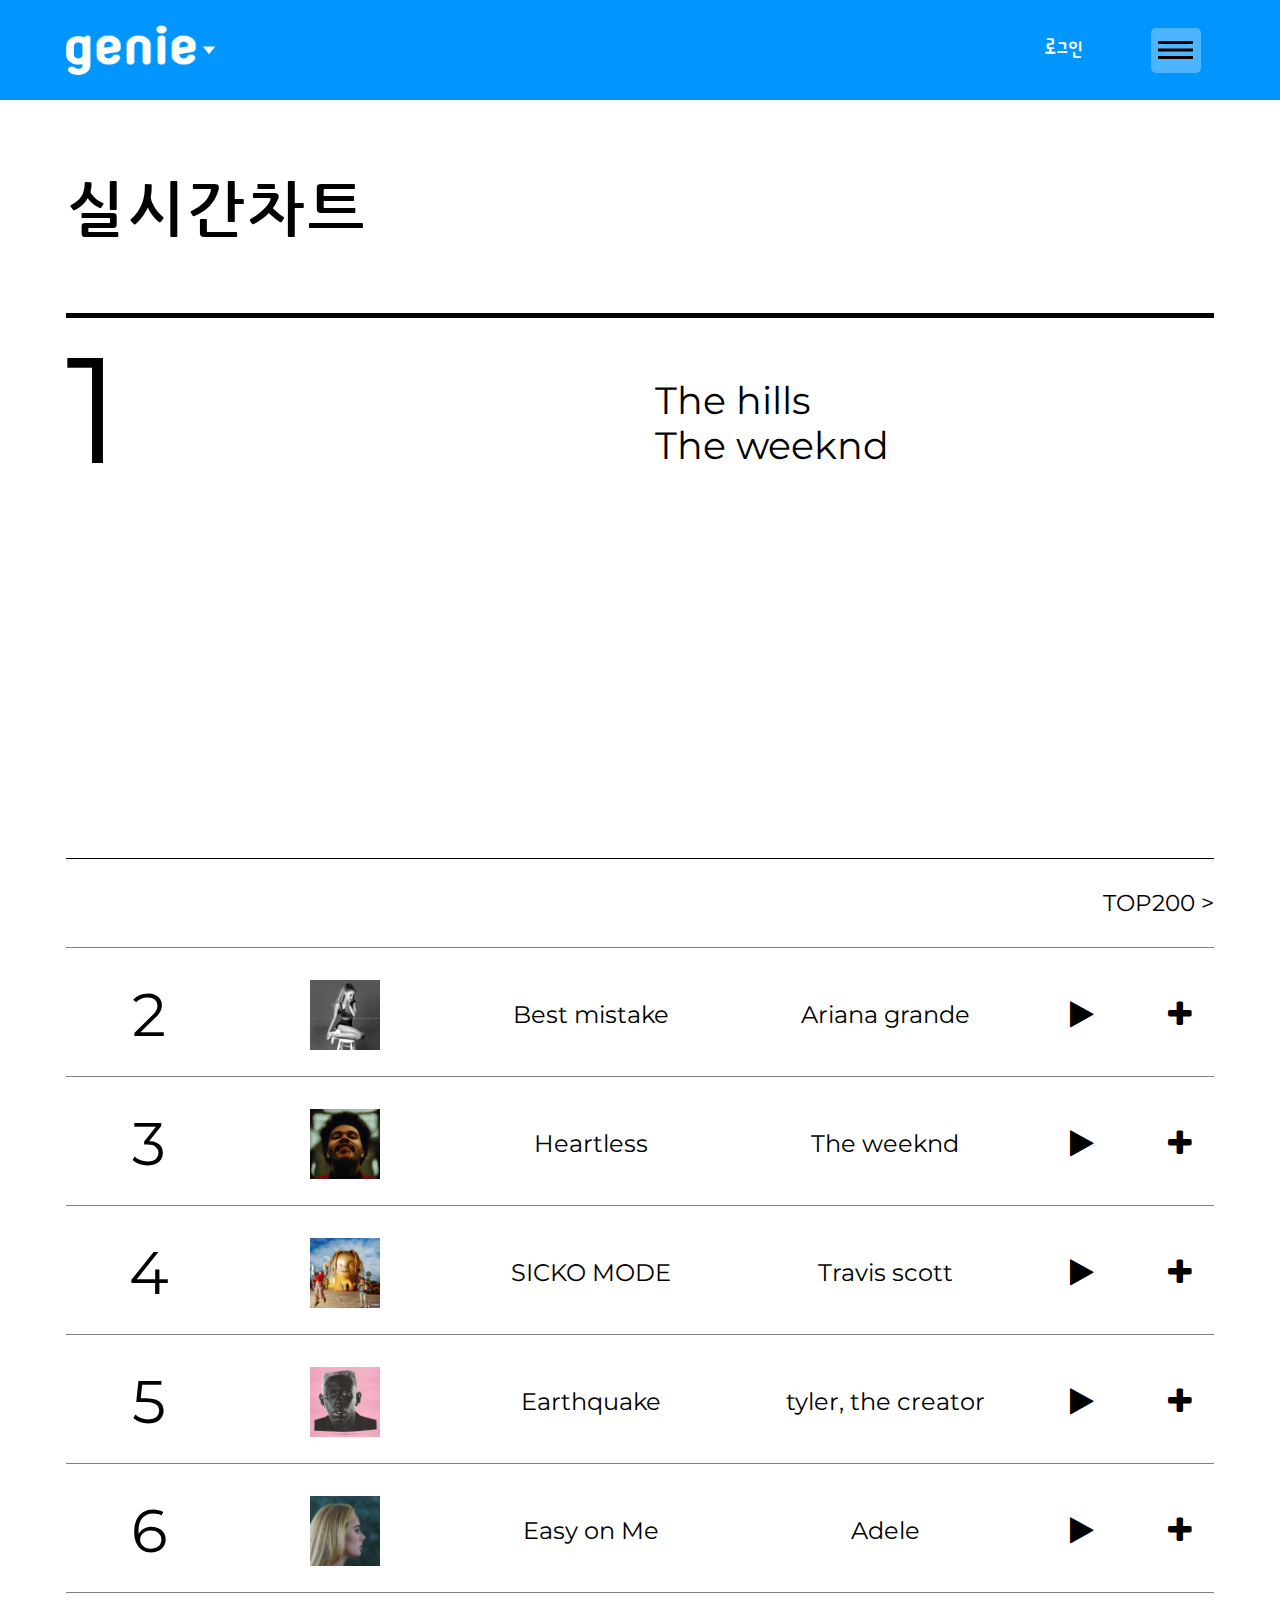
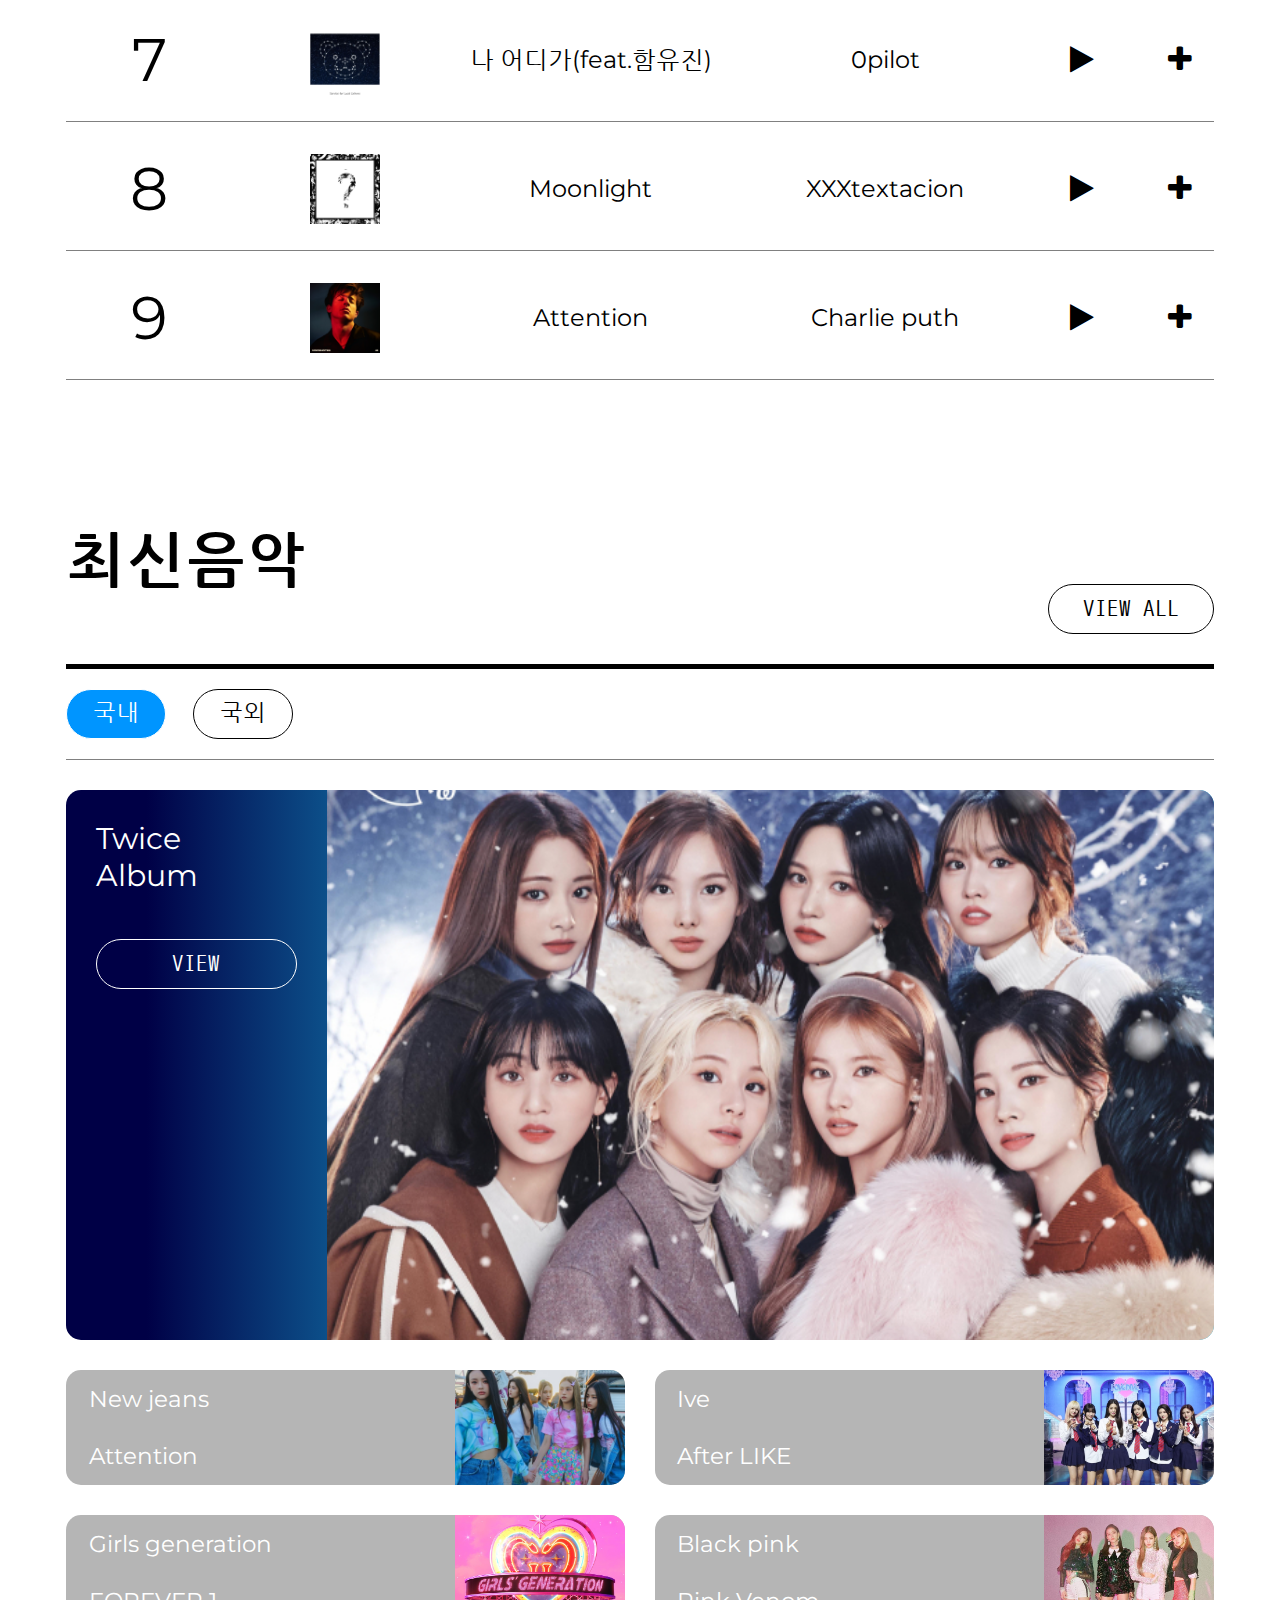
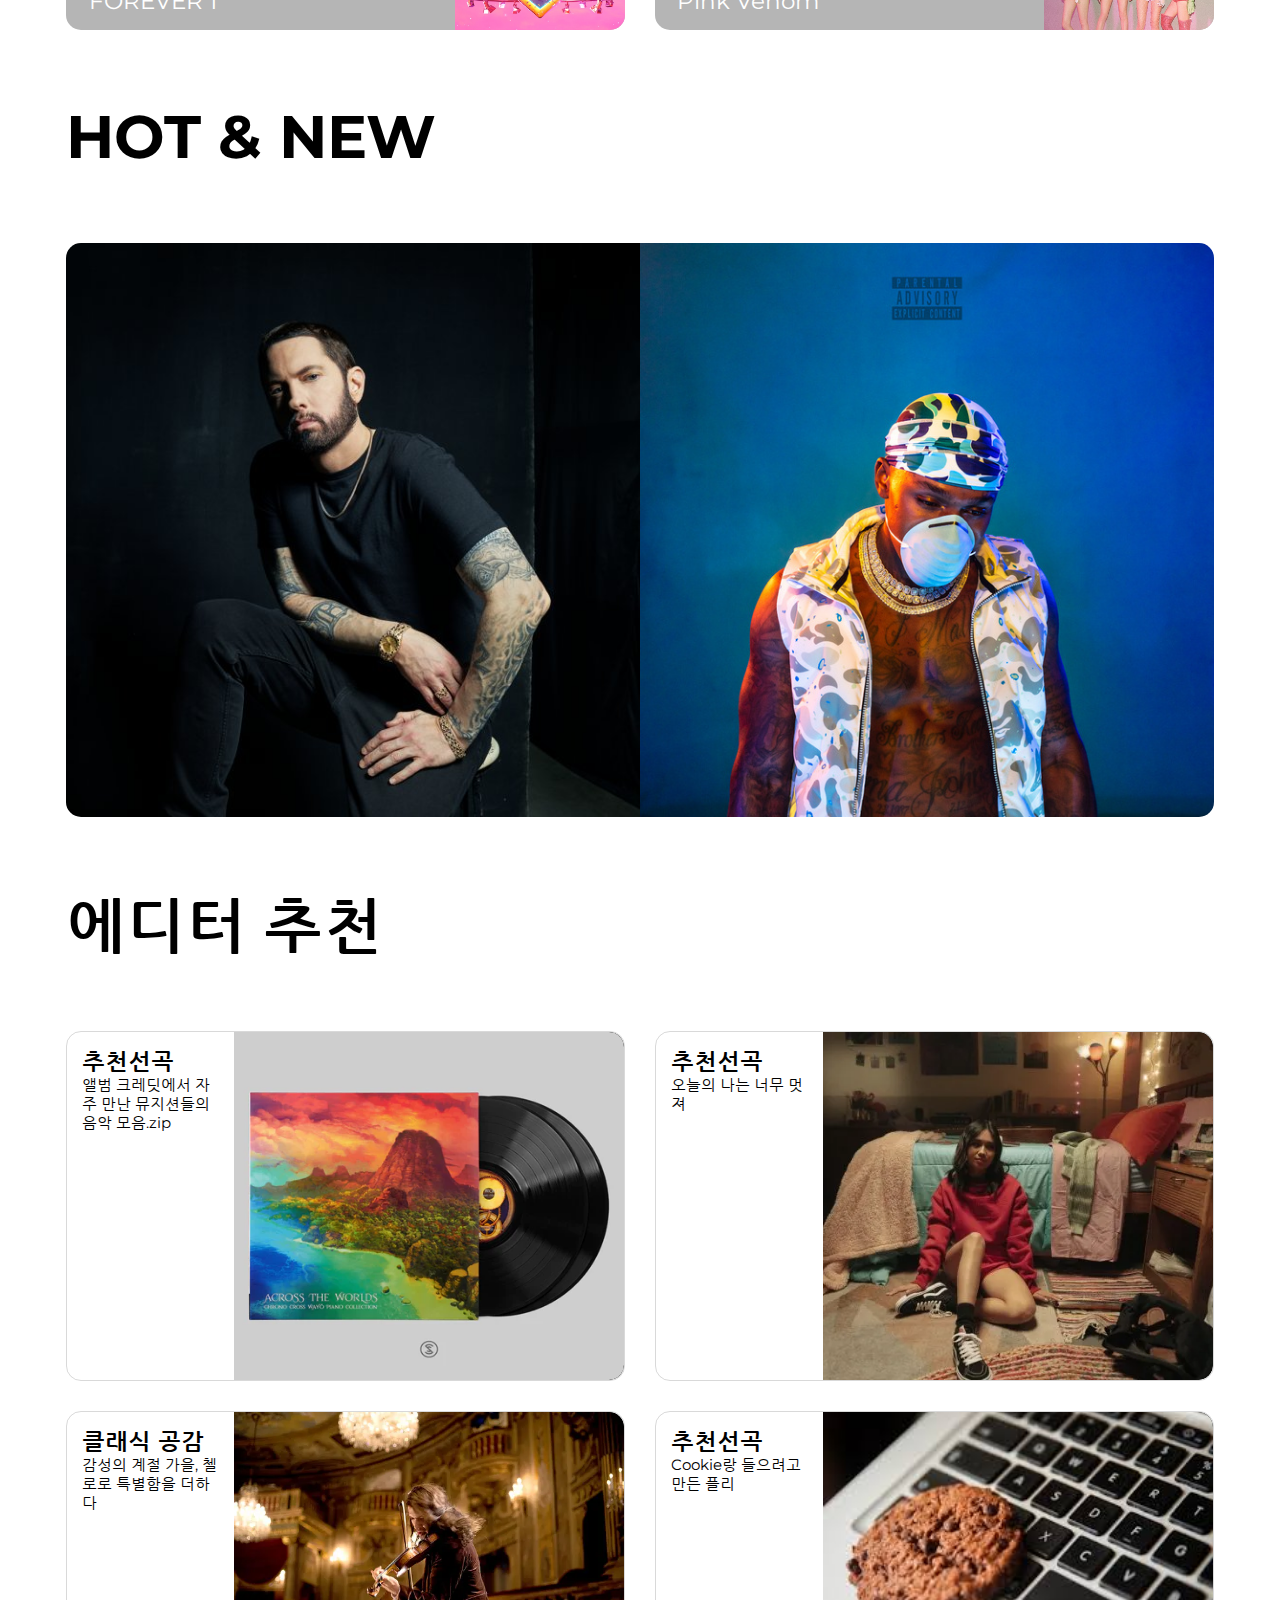
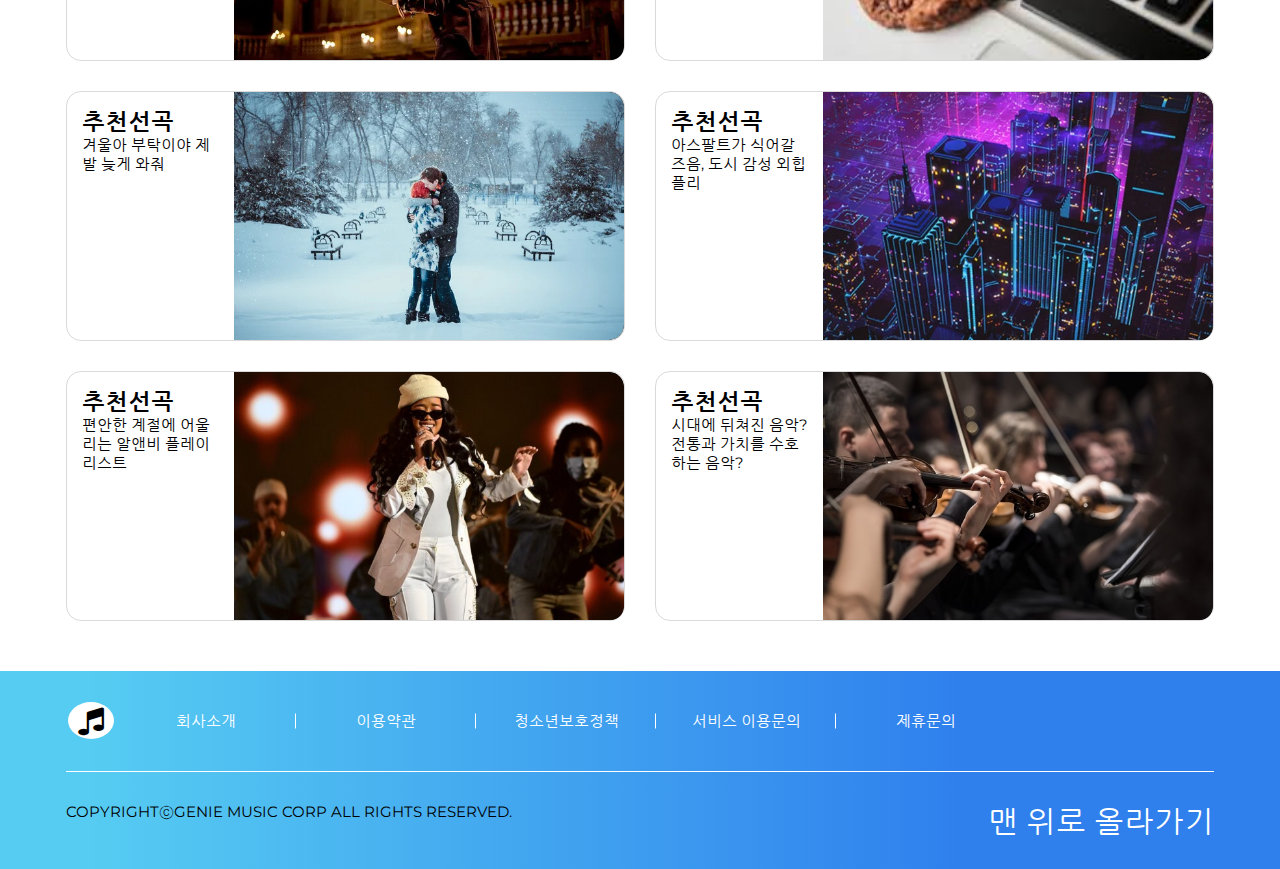
<file: index.html>
<!DOCTYPE html>
<html lang="en">

<head>
  <meta charset="UTF-8">
  <meta http-equiv="X-UA-Compatible" content="IE=edge">
  <meta name="viewport" content="width=device-width, initial-scale=1.0">
  <title>Genie</title>
  <!-- css -->
  <link rel="stylesheet" href="css/reset.css">
  <link rel="stylesheet" href="css/style.css">
  <!-- responsive -->
  <link rel="stylesheet" href="css/respovsive.css">
  <!-- slick -->
  <link rel="stylesheet" href="js/slick/slick-theme.css">
  <link rel="stylesheet" href="js/slick/slick.css">
  <!-- fontawesome -->
  <link rel="stylesheet" href="https://stackpath.bootstrapcdn.com/font-awesome/4.7.0/css/font-awesome.min.css">
</head>

<body>
  <div class="wrap">
    <header>
      <!-- modal -->
      <div class="modal_back"></div>
      <div class="modal_back2"></div>
      <div class="modal">
        <div class="modal_logo">
          <img src="image/main_logo2.png" alt="로고">
          <i class="fa fa-times-circle" aria-hidden="true"></i>
        </div>
        <div class="modal_menu">
          <div class="modal_li">
            <ul class="modal_ul">
              <li><a href="#none">지니차트</a>
                <ul>
                  <li>TOP200</li>
                  <li>장르별 차트</li>
                  <li>시대별 차트</li>
                  <li>뮤직비디오 차트</li>
                </ul>
              </li>
              <li><a href="#none">최신음악</a>
                <ul>
                  <li>최신 곡</li>
                  <li>최신 앨범</li>
                </ul>
              </li>
              <li><a href="#none">장르음악</a>
                <ul>
                  <li>가요</li>
                  <li>POP</li>
                  <li>OST</li>
                  <li>EDM</li>
                  <li>JAZZ</li>
                  <li>CLASSIC</li>
                  <li>JPOP</li>
                </ul>
              </li>
              <li><a href="#none">지니TV</a>
                <ul>
                  <li>홈</li>
                  <li>Mnet방송</li>
                  <li>뮤직비디오</li>
                  <li>뮤지션</li>
                </ul>
              </li>
              <li><a href="#none">추천</a>
                <ul>
                  <li>추천</li>
                  <li>인기</li>
                  <li>태그</li>
                </ul>
              </li>
              <li><a href="subpage/sub.html">매거진</a>
                <ul>
                  <li>클래식공감</li>
                  <li>스폐셜</li>
                  <li>지니뮤직 챌린지</li>
                  <li>방송</li>
                </ul>
              </li>
            </ul>
          </div>
          <div class="img_box">
            <img src="image/billie.jpg" alt="앨범">
          </div>
        </div>
      </div>
      <!-- modal2 -->
      <div class="modal2">
        <div class="modal2_close">
        <i class="fa fa-window-close" aria-hidden="true"></i>
        </div>
        <hr>
        <ul>
          <li><a href="#none">웹플레이어</a></li>
          <li><a href="#none">pc플레이어</a></li>
          <li><a href="#none">지니앱</a></li>
        </ul>
        <button>로그인</button>
      </div>
      <!-- nav -->
      <nav class="grid">
        <a href="#none"><img src="image/main_logo.png" alt="로고" class="modal_open modal_open2"></a>
        <ul>
          <li><a href="index.html" class="home"><i class="fa fa-music " aria-hidden="true"></i></a></li>
          <li class="sub_open"><a href="#none">지니차트</a>
            <ul class="submenu">
              <li><a href="#none">TOP200</a></li>
              <li><a href="#none">장르별 차트</a></li>
              <li><a href="#none">시대별 차트</a></li>
              <li><a href="#none">뮤직비디오 차트</a></li>
            </ul>
          </li>
          <li><a href="#none">최신음악</a></li>
          <li><a href="#none">장르음악</a></li>
          <li><a href="#none">지니TV</a></li>
          <li><a href="#none">추천</a></li>
          <li><a href="subpage/sub.html">매거진</a></li>
          <li><a href="#none">뮤직허그</a></li>
        </ul>
        <div class="login">
          <i class="fa fa-globe" aria-hidden="true"></i>
          <input type="text" placeholder="검색">
          <span><a href="#none">로그인</a></span>
          <div class="hamburger">
            <span></span>
            <span></span>
            <span></span>
          </div>
        </div>
      </nav>
    </header>
    <!-- main -->
    <main class="grid">
      <h1>실시간차트</h1>
      <div class="first grid">
        <div class="first_song grid">
          <div class="album_cover">
            <h2>1</h2>
            <img src="image/weeknd_album.jpg" alt="앨범">
          </div>
          <div class="singer">
            <p>The hills</p>
            <hr>
            <p>The weeknd</p>
          </div>
          <p>실시간</p>
          <p class="js_time">2022.09.07 12:00</p>
        </div>
        <div class="first_video">
           <iframe width="560" height="315" src="https://www.youtube.com/embed/ajUuHFN1EFc" title="YouTube video player"
            frameborder="0"
            allow="accelerometer; autoplay; clipboard-write; encrypted-media; gyroscope; picture-in-picture"
            allowfullscreen></iframe>
        </div>
      </div>
      <!-- rangking -->
      <div class="ranking grid">
        <h2><a href="#none">TOP200 ></a></h2>
        <div class="ranking_box grid">
          <h3>2</h3>
          <img src="image/ariana_album.png" alt="앨범커버">
          <p>Best mistake</p>
          <p>Ariana grande</p>
          <a href="#none"><i class="fa fa-play" aria-hidden="true"></i>
          </a>
          <a href="#none"><i class="fa fa-plus" aria-hidden="true"></i>
          </a>
        </div>
        <div class="ranking_box grid">
          <h3>3</h3>
          <img src="image/weeknd_album2.png" alt="앨범커버">
          <p>Heartless</p>
          <p>The weeknd</p>
          <a href="#none"><i class="fa fa-play" aria-hidden="true"></i>
          </a>
          <a href="#none"><i class="fa fa-plus" aria-hidden="true"></i>
          </a>
        </div>
        <div class="ranking_box grid">
          <h3>4</h3>
          <img src="image/travis_album.png" alt="앨범커버">
          <p>SICKO MODE</p>
          <p>Travis scott</p>
          <a href="#none"><i class="fa fa-play" aria-hidden="true"></i>
          </a>
          <a href="#none"><i class="fa fa-plus" aria-hidden="true"></i>
          </a>
        </div>
        <div class="ranking_box grid">
          <h3>5</h3>
          <img src="image/tyler_album.jpg" alt="앨범커버">
          <p>Earthquake</p>
          <p>tyler, the creator</p>
          <a href="#none"><i class="fa fa-play" aria-hidden="true"></i>
          </a>
          <a href="#none"><i class="fa fa-plus" aria-hidden="true"></i>
          </a>
        </div>
        <div class="ranking_box grid">
          <h3>6</h3>
          <img src="image/adele_album.png" alt="앨범커버">
          <p>Easy on Me</p>
          <p>Adele</p>
          <a href="#none"><i class="fa fa-play" aria-hidden="true"></i>
          </a>
          <a href="#none"><i class="fa fa-plus" aria-hidden="true"></i>
          </a>
        </div>
        <div class="ranking_box grid">
          <h3>7</h3>
          <img src="image/pilot.jpg" alt="앨범커버">
          <p>나 어디가(feat.함유진)</p>
          <p>0pilot</p>
          <a href="#none"><i class="fa fa-play" aria-hidden="true"></i>
          </a>
          <a href="#none"><i class="fa fa-plus" aria-hidden="true"></i>
          </a>
        </div>
        <div class="ranking_box grid">
          <h3>8</h3>
          <img src="image/xxx_album.png" alt="앨범커버">
          <p>Moonlight</p>
          <p>XXXtextacion</p>
          <a href="#none"><i class="fa fa-play" aria-hidden="true"></i>
          </a>
          <a href="#none"><i class="fa fa-plus" aria-hidden="true"></i>
          </a>
        </div>
        <div class="ranking_box grid">
          <h3>9</h3>
          <img src="image/charlie_album.png" alt="앨범커버">
          <p>Attention</p>
          <p>Charlie puth</p>
          <a href="#none"><i class="fa fa-play" aria-hidden="true"></i>
          </a>
          <a href="#none"><i class="fa fa-plus" aria-hidden="true"></i>
          </a>
        </div>
      </div>
    </main>
    <!-- section -->
    <div class="sec_back">
      <section class="grid">
        <h1>최신음악</h1>
        <button>VIEW ALL</button>
        <div class="tab_but">
          <div class="js_tab">
          <button class="active">국내</button>
          <button>국외</button>
          </div>
          <select class="sel_button">
            <option selected="selected" value="one">국내</option>
            <option value="two">국외</option>
          </select>
        </div>
        <div class="tab_cont grid">
          <div class="tab_item center">
            <div class="tab_text respon_text">
              <p>Twice</p>
              <p>Album</p>
              <button>VIEW</button>
            </div>
            <div class="img_radius">
              <img src="image/twice.jpg" alt="이미지">
            </div>
          </div>
          <div class="right grid">
            <div class="tab_item2">
              <div class="tab_text">
                <p>New jeans</p>
                <p>Attention</p>
              </div>
              <img src="image/newjeans.jpg" alt="이미지">
            </div>
            <div class="tab_item2">
              <div class="tab_text">
                <p>Ive</p>
                <p>After LIKE</p>
              </div>
              <img src="image/ive.jpg" alt="이미지">
            </div>
            <div class="tab_item2">
              <div class="tab_text">
                <p>Girls generation</p>
                <p>FOREVER 1</p>
              </div>
              <img src="image/snsd.jpg" alt="이미지">
            </div>
            <div class="tab_item2">
              <div class="tab_text">
                <p>Black pink</p>
                <p>Pink Venom</p>
              </div>
              <img src="image/blackpink.jpg" alt="이미지">
            </div>
          </div>
        </div>
        <div class="tab_cont2 grid">
          <div class="tab_item center">
            <div class="tab_text respon_text">
              <p>Postmalone</p>
              <p>Album</p>
              <button>VIEW</button>
            </div>
            <div class="img_radius">
              <img src="image/post.jpg" alt="이미지">
            </div>
          </div>
          <div class="right grid">
            <div class="tab_item2">
              <div class="tab_text">
                <p>Imagine dragons</p>
                <p>Thunder</p>
              </div>
              <img src="image/imagine.jpg" alt="이미지">
            </div>
            <div class="tab_item2">
              <div class="tab_text">
                <p>Oasis</p>
                <p>Wonderwall</p>
              </div>
              <img src="image/oasis.jpg" alt="이미지">
            </div>
            <div class="tab_item2">
              <div class="tab_text">
                <p>Dua lipa</p>
                <p>New rules</p>
              </div>
              <img src="image/dualipa.jpg" alt="이미지">
            </div>
            <div class="tab_item2">
              <div class="tab_text">
                <p>Justin bieber</p>
                <p>Stay</p>
              </div>
              <img src="image/bieber.jpg" alt="이미지">
            </div>
          </div>
        </div>
      </section>
    </div>
    <!-- slide -->
    <div class="slide grid">
      <h1>HOT & NEW</h1>
      <div class="slider">
        <a href="#none">
          <img src="image/eminem.jpg" alt="에미넴">
          <div class="fontawesome">
            <span> <i class="fa fa-instagram" aria-hidden="true"></i></span>
            <span> <i class="fa fa-facebook-square" aria-hidden="true"></i></span>
            <span> <i class="fa fa-twitter" aria-hidden="true"></i></span>
          </div>
        </a>
        <a href="#none"><img src="image/dababy.jpg" alt="다베이비">
          <div class="fontawesome">
            <span> <i class="fa fa-instagram" aria-hidden="true"></i></span>
            <span> <i class="fa fa-facebook-square" aria-hidden="true"></i></span>
            <span> <i class="fa fa-twitter" aria-hidden="true"></i></span>
          </div>
        </a>
        <a href="#none">
          <img src="image/bibi.jpeg" alt="비비">
          <div class="fontawesome">
            <span> <i class="fa fa-instagram" aria-hidden="true"></i></span>
            <span> <i class="fa fa-facebook-square" aria-hidden="true"></i></span>
            <span> <i class="fa fa-twitter" aria-hidden="true"></i></span>
          </div>
        </a>
        <a href="#none">
          <img src="image/halsey.jpg" alt="할시">
          <div class="fontawesome">
            <span> <i class="fa fa-instagram" aria-hidden="true"></i></span>
            <span> <i class="fa fa-facebook-square" aria-hidden="true"></i></span>
            <span> <i class="fa fa-twitter" aria-hidden="true"></i></span>
          </div>
        </a>
        <a href="#none">
          <img src="image/dojacat.jpeg" alt="도자캣">
          <div class="fontawesome">
            <span> <i class="fa fa-instagram" aria-hidden="true"></i></span>
            <span> <i class="fa fa-facebook-square" aria-hidden="true"></i></span>
            <span> <i class="fa fa-twitter" aria-hidden="true"></i></span>
          </div>
        </a>
        <a href="#none">
          <img src="image/harry.jpg" alt="해리스타일스">
          <div class="fontawesome">
            <span> <i class="fa fa-instagram" aria-hidden="true"></i></span>
            <span> <i class="fa fa-facebook-square" aria-hidden="true"></i></span>
            <span> <i class="fa fa-twitter" aria-hidden="true"></i></span>
          </div>
        </a>
      </div>
    </div>
    <!-- section2 -->
    <div class="section2 grid">
      <h1>에디터 추천</h1>
      <div class="editor grid">
        <div class="edit_box">
          <div class="edit_text">
            <h3>추천선곡</h3>
            <p>앨범 크레딧에서 자주 만난 뮤지션들의 음악 모음.zip</p>
          </div>
          <div class="edit_img edit_hover">
            <img src="image/vinyl.jpg" alt="이미지">
            <div class="hover">
              <p>추천선곡</p>
              <p>Lorem ipsum dolor sit amet.</p>
              <button>More</button>
            </div>
          </div>
        </div>
        <div class="edit_box">
          <div class="edit_text">
            <h3>추천선곡</h3>
            <p>오늘의 나는 너무 멋져</p>
          </div>
          <div class="edit_img edit_hover">
            <img src="image/vinyl2.jpg" alt="이미지">
            <div class="hover">
              <p>추천선곡</p>
              <p>Lorem ipsum dolor sit amet.</p>
              <button>More</button>
            </div>
          </div>
        </div>
        <div class="edit_box edit_box2">
          <div class="edit_text">
            <h3>클래식 공감</h3>
            <p>감성의 계절 가을, 첼로로 특별함을 더하다</p>
          </div>
          <div class="edit_img edit_box2">
            <img src="image/vinyl3.jpg" alt="이미지">
          </div>
        </div>
        <div class="edit_box edit_box2">
          <div class="edit_text">
            <h3>추천선곡</h3>
            <p>Cookie랑 들으려고 만든 플리</p>
          </div>
          <div class="edit_img">
            <img src="image/vinyl4.jpg" alt="이미지">
          </div>
        </div>
        <div class="edit_box edit_box2">
          <div class="edit_text">
            <h3>추천선곡</h3>
            <p>겨울아 부탁이야 제발 늦게 와줘</p>
          </div>
          <div class="edit_img">
            <img src="image/vinyl5.jpg" alt="이미지">
          </div>
        </div>
        <div class="edit_box edit_box2">
          <div class="edit_text">
            <h3>추천선곡</h3>
            <p>아스팔트가 식어갈 즈음, 도시 감성 외힙 플리</p>
          </div>
          <div class="edit_img edit_box2">
            <img src="image/vinyl6.jpg" alt="이미지">
          </div>
        </div>
        <div class="edit_box edit_box2">
          <div class="edit_text">
            <h3>추천선곡</h3>
            <p>편안한 계절에 어울리는 알앤비 플레이리스트</p>
          </div>
          <div class="edit_img edit_box2">
            <img src="image/vinyl7.jpg" alt="이미지">
          </div>
        </div>
        <div class="edit_box edit_box2">
          <div class="edit_text">
            <h3>추천선곡</h3>
            <p>시대에 뒤쳐진 음악? 전통과 가치를 수호하는 음악?</p>
          </div>
          <div class="edit_img edit_box2">
            <img src="image/vinyl8.jpg" alt="이미지">
          </div>
        </div>
      </div>
    </div>
    <!-- footer -->
    <div class="footer_back">
      <footer class="grid">
        <ul>
          <li><a href="index.html" class="home"><i class="fa fa-music " aria-hidden="true"></i></a></li>
          </li>
          <li><a href="#none">회사소개</a></li>
          <li><a href="#none">이용약관</a></li>
          <li><a href="#none">청소년보호정책</a></li>
          <li><a href="#none">서비스 이용문의</a></li>
          <li><a href="#none">제휴문의</a></li>
        </ul>
        <div class="footer_top">
          <p>COPYRIGHTⓒGENIE MUSIC CORP ALL RIGHTS RESERVED.</p>
          <p><a href="#">맨 위로 올라가기</a></p>
        </div>
      </footer>
    </div>
  </div>
</body>
<!-- jqsrc -->
<script src="js/jquery.js"></script>
<!-- slick -->
<script src="js/slick/slick.min.js"></script>
<script src="js/custom.js"></script>

</html>
</file>
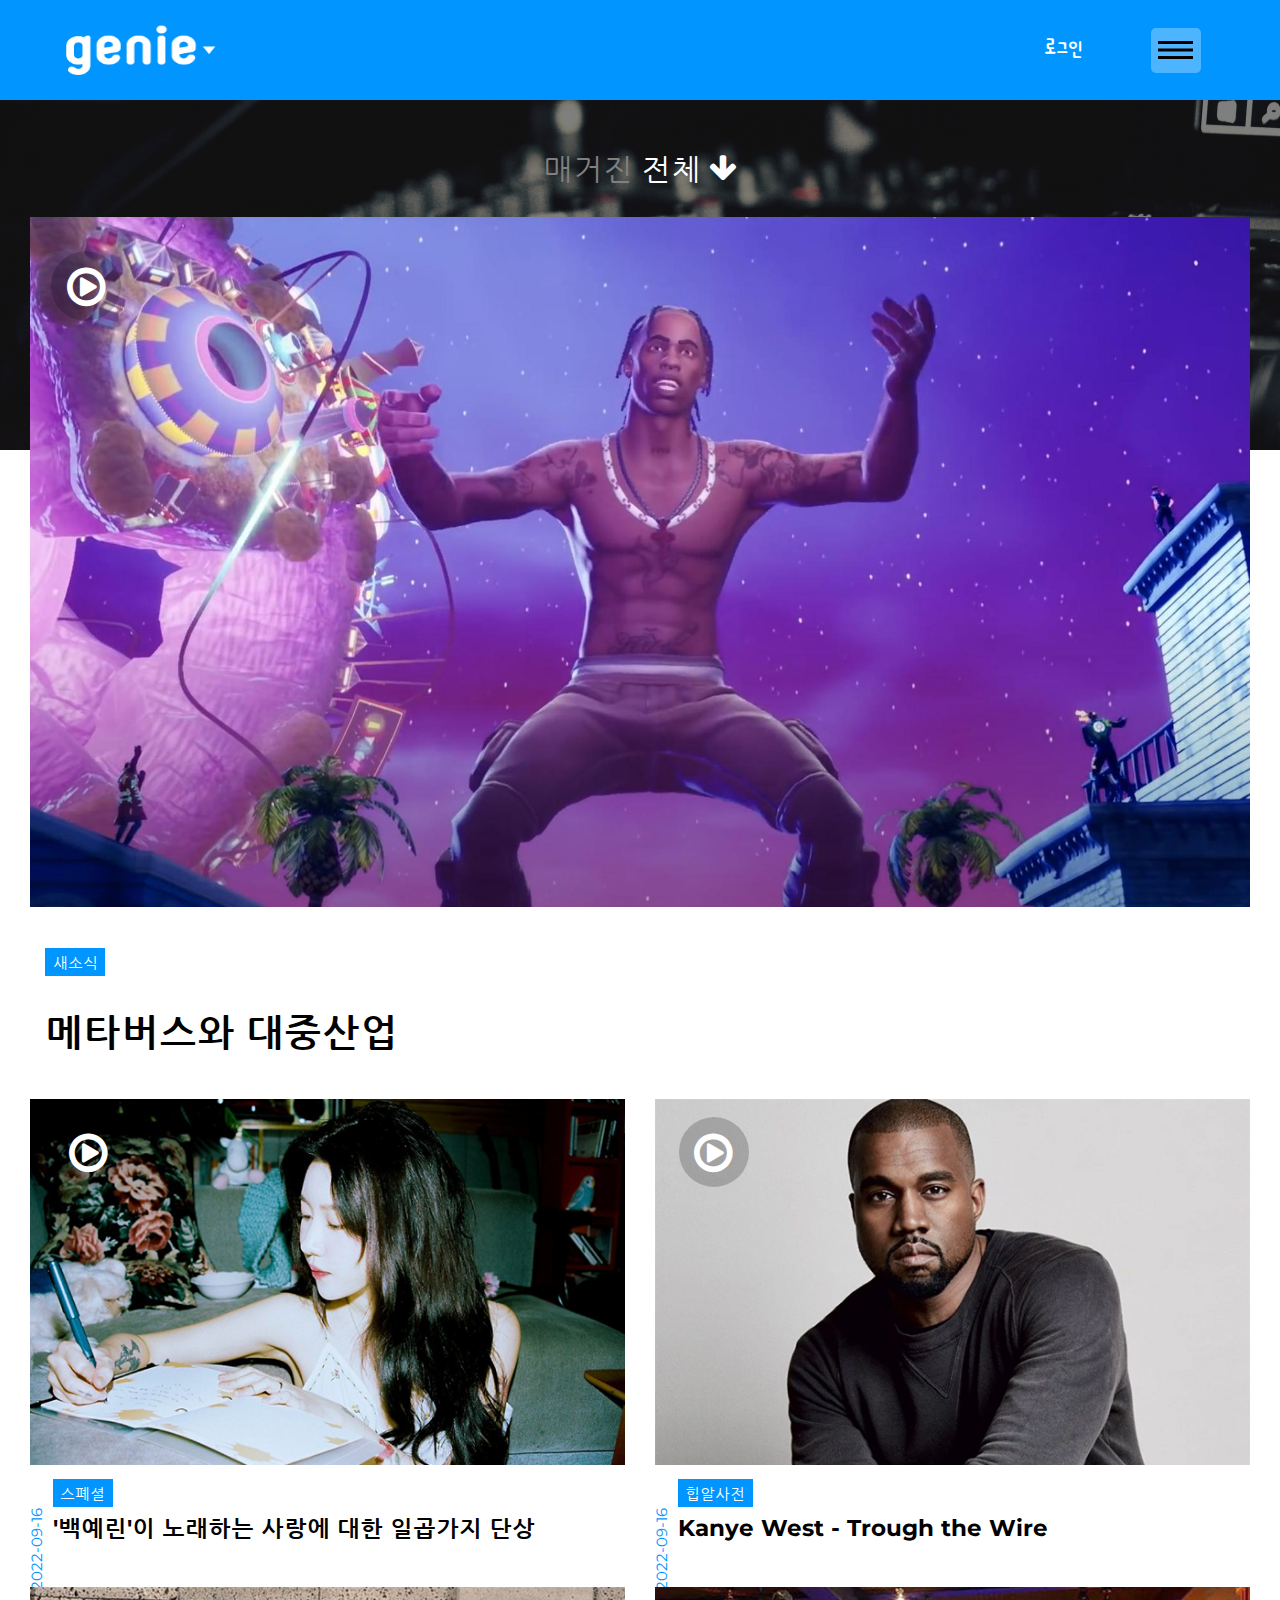
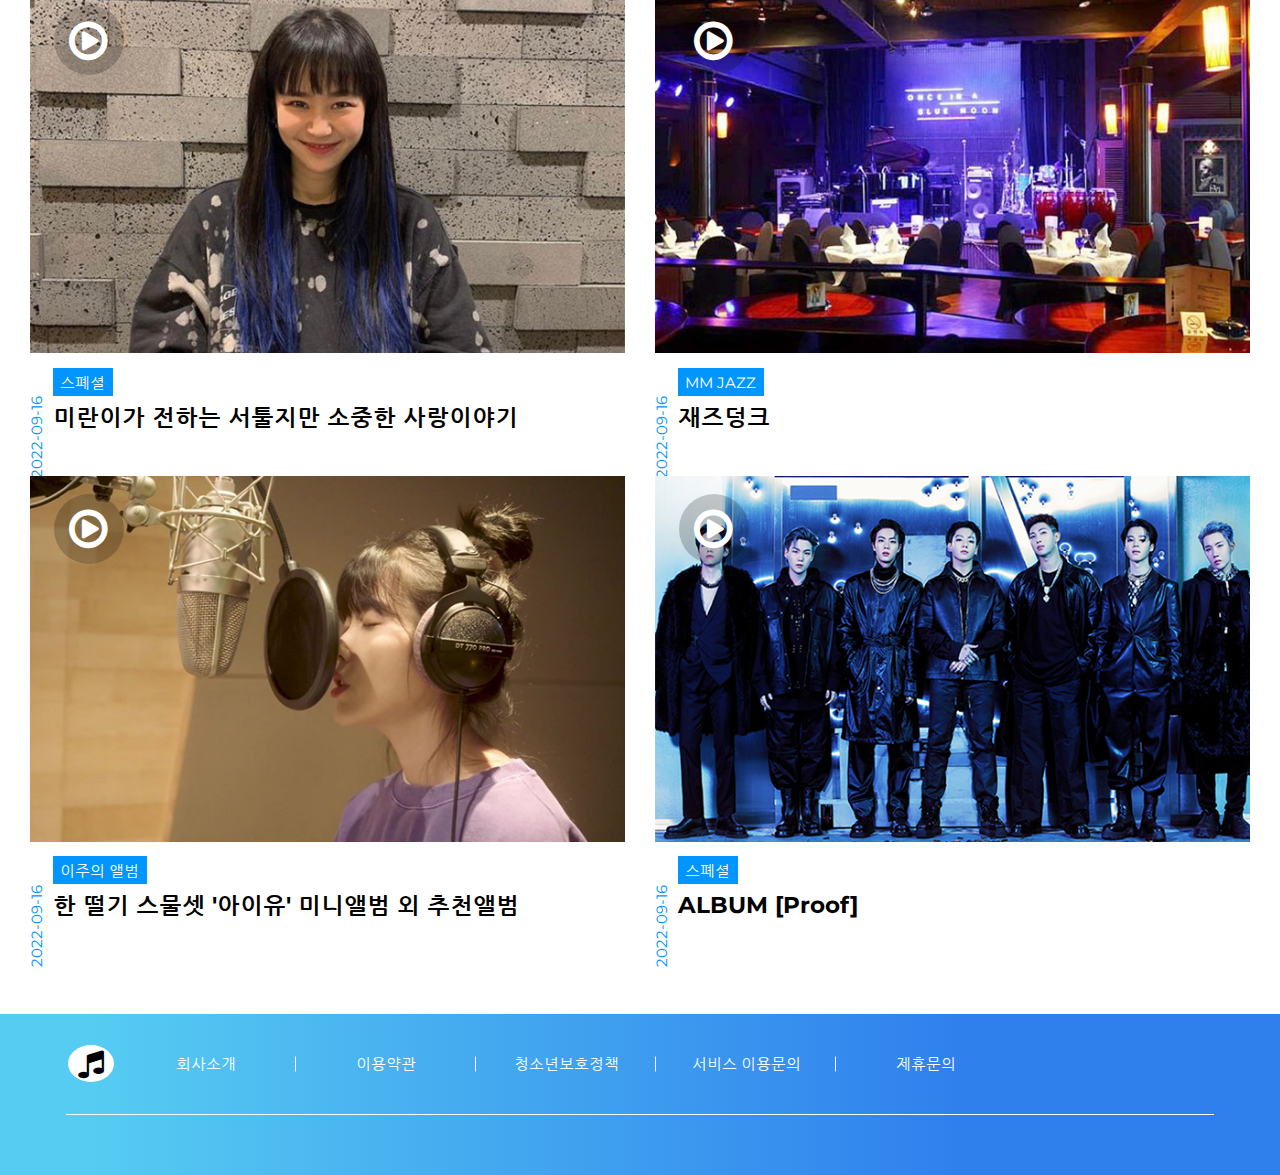
<file: subpage/sub.html>
<!DOCTYPE html>
<html lang="en">
  <head>
    <meta charset="UTF-8" />
    <meta http-equiv="X-UA-Compatible" content="IE=edge" />
    <meta name="viewport" content="width=device-width, initial-scale=1.0" />
    <title>Document</title>
    <!-- css -->
    <link rel="stylesheet" href="css/reset.css" />
    <link rel="stylesheet" href="css/style.css" />
    <!-- responsive -->
    <link rel="stylesheet" href="css/respovsive.css" />
    <!-- slick -->
    <link rel="stylesheet" href="js/slick/slick-theme.css" />
    <link rel="stylesheet" href="js/slick/slick.css" />
    <!-- fontawesome -->
    <link
      rel="stylesheet"
      href="https://stackpath.bootstrapcdn.com/font-awesome/4.7.0/css/font-awesome.min.css"
    />
  </head>
  <body>
    <div class="wrap grid">
      <!-- sub_modal -->
      <div class="sub_modal grid">
        <div class="close_box">
        <i class="fa fa-times sub_close" aria-hidden="true"></i>
      </div>
        <div class="list_box grid">
          <h2>매거진</h2>
          <ul>
            <li>전체</li>
            <li>힙알사전</li>
            <li>가요 탐구생활</li>
            <li>방송</li>
          </ul>
          <ul>
            <li>스폐셜</li>
            <li>올댓메탈</li>
            <li>합플힙플</li>
            <li>컬러가이드북</li>
          </ul>
          <ul>
            <li>김김박김</li>
            <li>클래식 공감</li>
            <li>SOUND ASLEEP</li>
          </ul>
        </div>
      </div>
      <header>
        <!-- modal -->
        <div class="modal_back"></div>
        <div class="modal_back2"></div>
        <div class="modal">
          <div class="modal_logo">
            <img src="image/main_logo2.png" alt="로고" />
            <i class="fa fa-times-circle" aria-hidden="true"></i>
          </div>
          <div class="modal_menu">
            <div class="modal_li">
              <ul class="modal_ul">
                <li>
                  <a href="#none">지니차트</a>
                  <ul>
                    <li>TOP200</li>
                    <li>장르별 차트</li>
                    <li>시대별 차트</li>
                    <li>뮤직비디오 차트</li>
                  </ul>
                </li>
                <li>
                  <a href="#none">최신음악</a>
                  <ul>
                    <li>최신 곡</li>
                    <li>최신 앨범</li>
                  </ul>
                </li>
                <li>
                  <a href="#none">장르음악</a>
                  <ul>
                    <li>가요</li>
                    <li>POP</li>
                    <li>OST</li>
                    <li>EDM</li>
                    <li>JAZZ</li>
                    <li>CLASSIC</li>
                    <li>JPOP</li>
                  </ul>
                </li>
                <li>
                  <a href="#none">지니TV</a>
                  <ul>
                    <li>홈</li>
                    <li>Mnet방송</li>
                    <li>뮤직비디오</li>
                    <li>뮤지션</li>
                  </ul>
                </li>
                <li>
                  <a href="#none">추천</a>
                  <ul>
                    <li>추천</li>
                    <li>인기</li>
                    <li>태그</li>
                  </ul>
                </li>
                <li>
                  <a href="#none">매거진</a>
                  <ul>
                    <li>클래식공감</li>
                    <li>스폐셜</li>
                    <li>지니뮤직 챌린지</li>
                    <li>방송</li>
                  </ul>
                </li>
              </ul>
            </div>
            <div class="img_box">
              <img src="image/billie.jpg" alt="앨범" />
            </div>
          </div>
        </div>
        <!-- modal2 -->
        <div class="modal2">
          <div class="modal2_close">
            <i class="fa fa-window-close" aria-hidden="true"></i>
          </div>
          <hr />
          <ul>
            <li><a href="#none">웹플레이어</a></li>
            <li><a href="#none">pc플레이어</a></li>
            <li><a href="#none">지니앱</a></li>
          </ul>
          <button>로그인</button>
        </div>

        <!-- nav -->
        <nav class="grid">
          <a href="#none"
            ><img
              src="image/main_logo.png"
              alt="로고"
              class="modal_open modal_open2"
          /></a>
          <ul>
            <li>
              <a href="../index.html" class="home"
                ><i class="fa fa-music" aria-hidden="true"></i
              ></a>
            </li>
            <li class="sub_open">
              <a href="#none">지니차트</a>
              <ul class="submenu">
                <li><a href="#none">TOP200</a></li>
                <li><a href="#none">장르별 차트</a></li>
                <li><a href="#none">시대별 차트</a></li>
                <li><a href="#none">뮤직비디오 차트</a></li>
              </ul>
            </li>
            <li><a href="#none">최신음악</a></li>
            <li><a href="#none">장르음악</a></li>
            <li><a href="#none">지니TV</a></li>
            <li><a href="#none">추천</a></li>
            <li><a href="#none">매거진</a></li>
            <li><a href="#none">뮤직허그</a></li>
          </ul>
          <div class="login">
            <i class="fa fa-globe" aria-hidden="true"></i>
            <input type="text" placeholder="검색" />
            <span><a href="#none">로그인</a></span>
            <div class="hamburger">
              <span></span>
              <span></span>
              <span></span>
            </div>
          </div>
        </nav>
        <div class="header_back"></div>
      </header>
      <!-- section -->
      <div class="sec_back">
      <section class="grid">
        <div class="magazine_text inner">
          <span>매거진</span>
          <span class="sub_open2">전체
            <i class="fa fa-arrow-down" aria-hidden="true"></i>
          </span>
        </div>
        <div class="magazine grid inner">
          <div class="fontawesome2">
            <i class="fa fa-play-circle-o" aria-hidden="true"></i>
          </div>
          <div class="magazine_img">
            <img src="image/main.jpeg" alt="메인" />
          </div>
          <div class="magazine_news">
            <span>새소식</span>
            <h2>메타버스와 대중산업</h2>
            <p>지니뮤직 메타버스 음악쇼 '리슨',전 전세계서 30만명 관람</p>
          </div>
        </div>
        <div class="inner grid">
        <div class="row">
          <div class="fontawesome2">
            <i class="fa fa-play-circle-o" aria-hidden="true"></i>
          </div>
          <div class="magazine_img2">
            <img src="image/magazine1.png" alt="백예린" />
          </div>
          <div class="magazine_news2">
            <span>스폐셜</span>
            <h2>'백예린'이 노래하는 사랑에 대한 일곱가지 단상</h2>
            <p>“결국 어떤 감정으로 시작하든, 사랑으로 돌아오게 된다는 생각이 자주 들었어요.”
            </p>
          </div>
        </div>
        <div class="row">
          <div class="fontawesome2">
            <i class="fa fa-play-circle-o" aria-hidden="true"></i>
          </div>
          <div class="magazine_img2">
            <img src="image/magazine2.png" alt="칸예" />
          </div>
          <div class="magazine_news2">
            <span>힙알사전</span>
            <h2>Kanye West - Trough the Wire</h2>
            <p>천재 프로듀서의 탄생, 샘플링의 새 지평을 열다.</p>
          </div>
        </div>
        <div class="row">
          <div class="fontawesome2">
            <i class="fa fa-play-circle-o" aria-hidden="true"></i>
          </div>
          <div class="magazine_img2">
            <img src="image/magazine3.png" alt="메인" />
          </div>
          <div class="magazine_news2">
            <span>스폐셜</span>
            <h2>미란이가 전하는 서툴지만 소중한 사랑이야기</h2>
            <p>미란이가 짝사랑의 솔직한 마음을 함께 나누고자 여러분들과 공유하기 위해 찾아왔습니다.</p>
          </div>
        </div>
        <div class="row">
          <div class="fontawesome2">
            <i class="fa fa-play-circle-o" aria-hidden="true"></i>
          </div>
          <div class="magazine_img2">
            <img src="image/magazine4.png" alt="메인" />
          </div>
          <div class="magazine_news2">
            <span>MM JAZZ</span>
            <h2>재즈덩크</h2>
            <p>열정과 환희로 가득했던 '찐' 블루스 파티!</p>
          </div>
        </div>
        <div class="row">
          <div class="fontawesome2">
            <i class="fa fa-play-circle-o" aria-hidden="true"></i>
          </div>
          <div class="magazine_img2">
            <img src="image/magazine5.png" alt="메인" />
          </div>
          <div class="magazine_news2">
            <span>이주의 앨범</span>
            <h2>한 떨기 스물셋 '아이유' 미니앨범 외 추천앨범</h2>
            <p>모두가 기다려온 아이유의 네 번째 미니앨범 [CHAT-SHIRE]가 드디어 공개된다.</p>
          </div>
        </div>
        <div class="row">
          <div class="fontawesome2">
            <i class="fa fa-play-circle-o" aria-hidden="true"></i>
          </div>
          <div class="magazine_img2">
            <img src="image/magazine6.png" alt="메인" />
          </div>
          <div class="magazine_news2">
            <span>스폐셜</span>
            <h2>ALBUM [Proof]</h2>
            <p>방탄소년단의 다짐과 아미 향한 진심이 담긴 특별한 앨범</p>
          </div>
        </div>
      </div>
        <!-- footer -->
        <footer>
          <div class="grid footer_inner">
          <ul>
            <li><a href="../index.html" class="home"><i class="fa fa-music " aria-hidden="true"></i></a></li>
            </li>
            <li><a href="#none">회사소개</a></li>
            <li><a href="#none">이용약관</a></li>
            <li><a href="#none">청소년보호정책</a></li>
            <li><a href="#none">서비스 이용문의</a></li>
            <li><a href="#none">제휴문의</a></li>
          </ul>
          <div class="footer_top">
            <p>COPYRIGHTⓒGENIE MUSIC CORP ALL RIGHTS RESERVED.</p>
            <p><a href="#">맨 위로 올라가기</a></p>
          </div>
        </div>
        </footer>
      </section>  
    </div>
    </div>
  </body>
  <script src="js/jquery.js"></script>
  <script src="js/custom.js"></script>
</html>
</file>
<file: css/style.css>
/* font */
@import url("https://fonts.googleapis.com/css2?family=Dongle:wght@300;400;700&display=swap");
/* font-family: 'Dongle', sans-serif; */
@import url("https://fonts.googleapis.com/css2?family=Montserrat:wght@500&display=swap");
/* font-family: 'Montserrat', sans-serif; */
@import url("https://fonts.googleapis.com/css2?family=Nanum+Gothic+Coding&display=swap");
/* font-family: 'Nanum Gothic Coding', monospace; */
/* common */
html {
  scroll-behavior: smooth;
}
body {
  font-family: "Montserrat", "Nanum Gothic Coding", sans-serif;
  font-size: 15px;
}
.wrap {
  width: 100%;
  margin: 0 auto;
}
.grid {
  display: grid;
  grid-template-columns: repeat(12, 1fr);
  grid-gap: 30px;
}
a {
  color: white;
}
button {
  cursor: pointer;
  font-family: "Nanum Gothic Coding";
}
/* header */
header {
  color: white;
  font-size: 2em;
}
nav {
  background-color: #0095ff;
  max-width: 1920px;
  width: 100%;
  height: 100px;
  margin: 0 auto;
  position: fixed;
  top: 0;
  z-index: 8888;
  font-family: "Dongle", sans-serif;
}
nav > a {
  grid-column: span 2;
  position: relative;
  text-align: center;
  width: 150px;
  height: 100px;
  margin-left: 66px;
}
nav img:hover {
  filter: invert(1);
}
nav img:hover::after {
  color: black;
}
nav img {
  width: 150px;
  height: 50%;
  padding-top: 25px;
}
nav img:hover::after {
  color: black;
}
nav > ul {
  grid-column: 3 / span 7;
  height: 100px;
  display: flex;
  position: relative;
}
nav > ul > li {
  min-width: 100px;
  text-align: center;
  line-height: 100px;
  position: relative;
  cursor: pointer;
}
nav ul li a {
  font-size: 1em;
}
nav ul li:nth-of-type(2)::after {
  content: "\f063";
  font-family: "fontawesome";
  position: absolute;
  color: white;
  top: 0;
  right: 5px;
  font-size: 5px;
}
nav > ul > li:first-child {
  width: 50px;
  height: 50px;
}
nav > ul > li:first-child:hover a {
  background-color: black;
  color: white;
}
.home {
  background-color: white;
  color: black;
  border-radius: 100%;
  padding: 0 10px;
  text-align: center;
  font-size: 30px;
}
.home i {
  vertical-align: middle;
}
nav > ul > li:hover a {
  color: yellow;
}
nav > ul > li:hover .submenu {
  display: block;
}
nav > ul > li:hover .submenu a {
  color: white;
}
nav > ul > li:hover::after {
  color: yellow;
}
.sub_open:hover .submenu li:first-child {
  border-top: 3px solid yellow;
}
.submenu {
  background-color: #0095ff;
  color: white;
  display: none;
}
.submenu li:hover {
  background-color: rgba(255, 255, 255, 0.7);
}
.submenu a {
  font-size: 0.8em;
}
.login {
  height: 100px;
  grid-column: span 3;
  text-align: center;
  line-height: 100px;
  display: flex;
  justify-content: center;
  align-items: center;
}
.login a:hover {
  color: yellow;
}
.login i {
  cursor: pointer;
  position: relative;
}
.login i:hover::after {
  content: "";
  position: absolute;
  width: 35px;
  height: 35px;
  top: -2px;
  left: -5px;
  border-radius: 20%;
  background-color: rgba(0, 0, 0, 0.2);
}
.login input {
  height: 30px;
  background-color: transparent;
  border: 1px solid white;
  border-radius: 15px;
  text-align: center;
  color: white;
  margin-left: 15px;
}
.login input::placeholder {
  color: white;
}
.login > span a {
  margin-left: 15px;
}
/* hamburger */
.hamburger {
  width: 35px;
  height: 35px;
  cursor: pointer;
  position: relative;
  display: none;
}
.hamburger:hover::before {
  background-color: rgba(255, 255, 255, 0.5);
}
.hamburger::before {
  content: "";
  position: absolute;
  top: -5px;
  left: -7.5px;
  width: 50px;
  height: 45px;
  background-color: rgba(255, 255, 255, 0.3);
  border-radius: 5px;
}
.hamburger span {
  background-color: black;
  left: 0;
  width: 100%;
  height: 3px;
  position: absolute;
}
.hamburger span:nth-child(1) {
  top: 25%;
}
.hamburger span:nth-child(2) {
  top: 50%;
  transform: translateY(-50%);
}
.hamburger span:nth-child(3) {
  bottom: 25%;
}
.modal2 {
  width: 50%;
  height: 100%;
  background-color: rgba(0, 170, 255);
  color: white;
  z-index: 9999;
  position: fixed;
  right: -100%;
  padding: 1em;
}
.modal2_close {
}
.modal2 i {
  cursor: pointer;
}
.modal2 ul {
}
.modal2 ul li {
  margin-top: 1em;
  padding: 0.5em;
  border-radius: 1em;
}
.modal2 ul li:hover {
  background-color: rgba(255, 255, 255, 0.5);
}
.modal2 button {
  margin-top: 1em;
  padding: 1em 0;
  width: 100%;
  background-color: transparent;
  border: 1px solid white;
  border-radius: 15px;
  color: white;
}
.modal2 button:hover {
  background-color: rgba(255, 255, 255, 0.5);
}
/* modal */
.modal_back,
.modal_back2 {
  position: fixed;
  width: 100%;
  height: 100%;
  background-color: black;
  opacity: 0.5;
  z-index: 9998;
  display: none;
}
.modal {
  width: 100%;
  height: 80%;
  z-index: 9999;
  background-color: white;
  padding: 0 66px 1em 66px;
  display: none;
  position: fixed;
  top: 0;
  left: 0;
  font-size: 15px;
}
.modal_logo {
  margin: 25px auto 66px auto;
  width: 100%;
  height: 50px;
  display: flex;
  justify-content: space-between;
  color: black;
}
.modal_logo img {
  width: 150px;
  height: 50px;
  cursor: pointer;
}
.modal_logo i {
  cursor: pointer;
  align-self: center;
  font-size: 2em;
}
.modal_menu {
  display: flex;
  color: black;
}
.modal_menu div {
  flex: 1 1 50%;
}
.modal_li {
  height: 100%;
}
.modal_li > ul {
  display: flex;
  justify-content: space-between;
}
.modal_ul > li {
  width: calc(90% / 6);
  font-size: 1em;
  text-align: center;
}
.modal_ul > li ul li {
  margin-bottom: 1em;
}
.modal_ul ul > li:hover {
  background-color: skyblue;
  border-radius: 0.5em;
  cursor: pointer;
}
.modal_menu a {
  color: navy;
  text-align: center;
  background-color: skyblue;
  display: block;
  border-radius: 0.5em;
  margin-bottom: 0.5em;
  font-size: 1.5em;
}
.img_box {
  height: 100%;
  padding: 0 1em 1em 1em;
  text-align: center;
  position: relative;
}
.img_box img {
  position: absolute;
  width: 70%;
  height: 500px;
  object-fit: contain;
  left: 50%;
  transform: translateX(-50%);
}
/* main */
main {
  margin: 100px auto;
  max-width: 1800px;
  padding: 0 66px 0 66px;
}
main > h1 {
  padding-top: 30px;
  grid-column: span 12;
  font-size: 4em;
}
.first {
  padding: 3em 0;
  grid-column: span 12;
  border-top: 5px solid black;
  border-bottom: 1px solid black;
}
.first_song {
  grid-column: span 6;
  font-size: 5em;
  position: relative;
}
.album_cover {
  grid-column: span 6;
  position: relative;
  height: 150px;
  font-size: 3em;
  display: flex;
  justify-content: space-between;
  position: relative;
}
.album_cover img {
  width: 200px;
  height: 200px;
  position: absolute;
  top: 50%;
  left: 60%;
  transform: translate(-50%, -20%);
}
.first_song::before {
  content: "";
  width: 2px;
  height: 100%;
  position: absolute;
  top: 0;
  right: 50%;
  background-color: gray;
}
.singer {
  grid-column: span 6;
}
.first_song p {
  grid-column: 7 / span 6;
}
.first_song > p {
  font-size: 0.5em;
}
.first_video {
  grid-column: span 6;
}
.first_video iframe {
  width: 100%;
  height: 100%;
}
/* ranking */
.ranking {
  grid-column: span 12;
}
.ranking h2 {
  grid-column: span 12;
  text-align: right;
  border-bottom: 1px solid gray;
  padding-bottom: 30px;
}
.ranking h2 a {
  color: black;
  font-size: 1.5em;
}
.ranking_box {
  grid-column: span 12;
  font-size: 2em;
  align-items: center;
  justify-items: center;
  border-bottom: 1px solid gray;
  padding-bottom: 25px;
  cursor: pointer;
}
.ranking_box:hover img {
  transform: scale(1.5);
}
.ranking_box h3 {
  grid-column: span 2;
  font-size: 2em;
  position: relative;
}
.ranking_box img {
  grid-column: span 2;
  width: 70px;
  height: 70px;
  transition: 0.3s;
}
.ranking_box p {
  grid-column: span 3;
}
.ranking_box i {
  color: black;
}
/* section */
.sec_back {
}
section {
  max-width: 1800px;
  margin: 0 auto;
  padding: 0 66px;
}
section h1 {
  grid-column: span 10;
  font-size: 4em;
}
section button {
  grid-column: span 2;
  align-self: end;
  width: 100%;
  height: 50px;
  background-color: transparent;
  border: 1px solid black;
  border-radius: 1.5em;
  color: black;
  font-size: 1.5em;
}
section button:hover {
  border: 1px solid white;
  background-color: #0095ff;
  color: white;
}
.tab_but {
  border-top: 5px solid black;
  border-bottom: 1px solid gray;
  grid-column: span 12;
  display: flex;
  justify-content: start;
}
.tab_but button {
  width: 100px;
  margin-top: 20px;
  margin-bottom: 20px;
}
.sel_button {
  display: none;
}
.active {
  border: 1px solid white;
  background-color: #0095ff;
  color: white;
}
.tab_but button:nth-child(2) {
  margin-left: 1em;
}
/* tab */
.tab_cont2 {
  display: none;
}
.tab_cont,
.tab_cont2 {
  grid-column: span 12;
  height: 700px;
}
div.center {
  grid-column: span 6;
  height: 550px;
  background: rgb(0, 0, 70);
  background: linear-gradient(
    90deg,
    rgba(0, 0, 70, 1) 7%,
    rgba(28, 181, 224, 1) 43%
  );
  color: white;
}

.tab_item,
.tab_item2 {
  display: flex;
  justify-content: space-between;
  border-radius: 1em;
  background-color: white;
  cursor: pointer;
  overflow: hidden;
  position: relative;
}
.tab_item:hover,
.tab_item2:hover {
  box-shadow: 0px 0px 10px rgba(0, 0, 0, 0.35), 0px 0px 10px rgba(0, 0, 0, 0.35);
}
.tab_item2::before {
  content: "";
  position: absolute;
  top: 0;
  left: 0;
  width: 100%;
  height: 100%;
  background-color: white;
  opacity: 0;
  transition: 0.5s;
}
.tab_item2:hover::before {
  opacity: 0.2;
}
.img_radius {
  width: 100%;
}
.tab_item img {
  width: 100%;
  height: 100%;
  object-fit: cover;
}
.right {
  grid-column: span 6;
  height: 550px;
}
.right img {
  object-fit: cover;
  width: 170px;
}
.tab_cont2 .right img {
  object-fit: fill;
}
.tab_text {
  width: 320px;
  font-size: 2em;
  padding: 1em;
  display: flex;
  flex-direction: column;
  color: white;
  position: relative;
}

.tab_text button {
  margin-top: 2em;
  border-color: white;
  color: white;
  font-size: 22.5px;
}
/* .tab_text button:hover{
  background-color: #0095ff;
} */
.right .tab_text {
  padding: 0 0 0 1em;
  justify-content: space-around;
  font-size: 1.5em;
}
.tab_item2 {
  grid-column: span 12;
  height: 115px;
  background-color: #b5b5b5;
}
/* slide */
.slide {
  max-width: 1800px;
  padding: 0 66px;
  margin: 0 auto;
}
.slide h1 {
  grid-column: span 12;
  font-size: 4em;
}
.slider {
  grid-column: span 12;
  border-radius: 1em;
  overflow: hidden;
}
.slider img {
  width: 100%;
  cursor: pointer;
  object-fit: contain;
}
.slider a {
  position: relative;
}
.fontawesome {
  position: absolute;
  display: flex;
  top: 50%;
  left: 50%;
  font-size: 30px;
  transform: translate(-50%, -50%);
  z-index: 222;
}
.fontawesome span {
  padding: 5px;
  margin-right: 5px;
  border-radius: 10px;
  display: none;
}
.fontawesome span:hover {
  color: black;
  background-color: rgba(255, 255, 255, 0.5);
}
.fontawesome i {
  vertical-align: middle;
}
.slider a::after {
  content: "";
  position: absolute;
  top: 0;
  left: 0;
  width: 100%;
  height: 100%;
}
.slider a:hover::after {
  background-color: rgba(0, 0, 0, 0.7);
}
.slider a:hover .fontawesome span {
  display: flex;
}
/* section2 */
.section2 {
  max-width: 1800px;
  margin: 0 auto;
  padding: 0 66px;
}
.section2 > h1 {
  padding-top: 30px;
  grid-column: span 12;
  font-size: 4em;
}
.editor {
  grid-column: span 12;
}
.edit_box {
  grid-column: span 6;
  display: flex;
  border: 1px solid rgba(128, 128, 128, 0.3);
  border-radius: 1em;
  height: 350px;
  cursor: pointer;
  overflow: hidden;
}
.edit_box:hover {
  box-shadow: 0px 0px 10px rgba(1, 19, 78, 0.35);
}
.edit_box2 {
  grid-column: span 4;
  height: 250px;
}
.edit_box > div:first-child {
  flex: 30%;
}
.edit_box > div:last-child {
  flex: 70%;
}
.edit_text {
  padding: 1em;
}
.edit_text h3 {
  font-size: 1.5em;
  font-weight: 700;
}
.edit_text p {
  font-size: 1em;
}
.edit_img {
  border-radius: 0 1em 1em 0;
  position: relative;
  overflow: hidden;
  transition: all 1s ease;
  background-color: rgba(0, 0, 0, 0.9);
}
.edit_img p {
  font-size: 1.5em;
  color: white;
}
.edit_img button {
  margin-top: 1em;
  background-color: transparent;
  border: 1px solid white;
  padding: 1em 3em;
  color: white;
}
.edit_img img {
  width: 100%;
}
/* hover */
.edit_hover img {
  opacity: 1;
  width: 100%;
  transform-origin: 50% 0%;
  transition: all 0.7s ease;
}
.edit_hover:hover img {
  transform: rotateX(-90deg);
  opacity: 0;
}
.edit_img img {
  width: 100%;
  height: 100%;
  object-fit: cover;
  border-radius: 0 1em 1em 0;
}
.hover {
  position: absolute;
  top: 0;
  left: 0;
  bottom: 0;
  width: 100%;
  transform: rotateX(90deg);
  transform-origin: 50% 100%;
  z-index: 1;
  opacity: 0;
  transition: all 0.7s ease;
  padding: 20px 30px;
}
.hover button:hover {
  background-color: rgba(255, 255, 255, 0.5);
}
.edit_img:hover .hover {
  transform: rotateX(0deg);
  opacity: 1;
  transition-delay: 0.2s;
}
/* footer */
.footer_back {
  background: rgb(86, 204, 242);
  background: linear-gradient(
    90deg,
    rgba(86, 204, 242, 1) 7%,
    rgba(47, 128, 237, 1) 75%
  );
}
footer {
  max-width: 1800px;
  margin: 50px auto 0 auto;
  padding: 0 66px 30px 66px;
}
footer > ul {
  grid-column: span 12;
  display: flex;
  border-bottom: 1px solid white;
}
footer > ul > li {
  width: 180px;
  height: 100px;
  text-align: center;
  position: relative;
}
footer > ul > li:first-child {
  width: 50px;
  height: 50px;
}
footer > ul > li a {
  line-height: 100px;
}
footer ul li a:hover {
  text-decoration: underline;
}
footer ul li::after {
  content: "";
  position: absolute;
  width: 1.5px;
  height: 15px;
  top: 50%;
  transform: translateY(-50%);
  right: 0;
  background-color: white;
}
footer ul li:first-child::after,
footer ul li:last-child::after {
  display: none;
}
footer .home i {
  vertical-align: baseline;
}
footer ul li .home:hover {
  background-color: black;
  color: white;
}
.footer_top {
  grid-column: span 12;
  display: flex;
  justify-content: space-between;
}
.footer_top p a {
  font-size: 2em;
}
</file>
<file: css/respovsive.css>
/* 1400px */
@media (max-width: 1400px) {
  body {
    position: static;
    overflow: auto;
  }
  /* header */
  nav ul {
    display: none;
  }
  .login {
    grid-column: 10 / span 3;
    display: flex;
    justify-content: space-around;
    width: 240px;
  }
  .login i,
  .login input {
    display: none;
  }
  .hamburger {
    display: block;
  }
  /* modal */
  .modal {
    width: 50%;
    height: 100%;
    top: 0;
    left: 0;
  }
  .modal_ul {
    flex-direction: column;
  }
  .modal .modal_ul > li {
    width: 100%;
  }
  .modal_ul ul li {
    display: none;
  }
  .modal_menu {
    flex-direction: column;
  }
  .img_box img {
    width: 100%;
  }
}
/* 1300px */
@media (max-width: 1300px) {
  /* main */
  .first {
    padding-top: 0;
  }
  .first_song {
    grid-column: span 12;
  }
  .first_song::before {
    display: none;
  }
  .album_cover {
    grid-column: span 6;
    font-size: 2em;
  }
  .album_cover img {
    display: none;
  }
  .singer {
    display: flex;
    flex-direction: column;
    justify-content: end;
  }
  .singer hr {
    display: none;
  }
  .singer > p {
    font-size: 0.5em;
  }
  .first_song > p {
    display: none;
  }
  .first_video {
    grid-column: span 12;
    height: 315px;
  }
  .ranking_box p {
    font-size: 0.8em;
  }
  /* section */
  section {
    padding-bottom: 30px;
  }
  section h1 {
    grid-column: span 10;
  }
  section button {
    grid-column: span 2;
  }
  div.center {
    grid-column: span 12;
    position: relative;
  }
  .tab_cont,
  .tab_cont2 {
    height: 100%;
  }
  .right {
    grid-column: span 12;
    height: 100%;
  }
  .tab_item2 {
    grid-column: span 6;
  }
  .edit_box2 {
    grid-column: span 6;
  }

  /* slide */
  .slider {
    height: 100%;
  }
}
/* 768px */
@media (max-width: 768px) {
  h1 {
    text-align: center;
  }
  /* header */
  .login {
    grid-column: 9 / span 4;
  }
  nav.grid {
    grid-gap: 0;
  }
  nav > a {
    margin-left: 30px;
  }
  .ranking_box p {
    font-size: 0.5em;
  }
  /* modal */
  .modal {
    width: 100%;
    padding-left: 30px;
    padding-right: 30px;
  }
  .modal2 {
    width: 100%;
  }
  /* main */
  main {
    padding-left: 33px;
    padding-right: 33px;
  }
  .ranking h2 a {
    font-size: 1.5em;
  }
  /* section */
  section {
    padding-bottom: 50px;
    padding-left: 33px;
    padding-right: 33px;
  }
  section h1 {
    grid-column: span 12;
  }
  section button {
    grid-column: 5 / span 4;
  }
  .tab_but button {
    display: none;
  }
  .sel_button {
    display: block;
    width: 100%;
    padding: 1em 0;
    background-color: transparent;
    margin-top: 2em;
    margin-bottom: 2em;
    border: 1px solid gray;
    border-radius: 0.5em;
  }
  .tab_text {
    width: 270px;
  }
  .respon_text {
    position: absolute;
    top: 50%;
    left: 0;
    z-index: 222;
    background-color: rgba(0, 0, 0, 0.3);
    border-radius: 1em;
    margin-left: 1em;
    font-size: 1em;
    width: 200px;
  }
  .respon_text:hover {
    background-color: rgba(0, 0, 0, 0.5);
  }
  .right {
    grid-column: span 6;
  }
  .tab_item2 {
    grid-column: span 12;
  }
  .tab_item img {
    border-radius: 1em;
    object-fit: fill;
  }
  .img_radius {
    width: 100%;
  }
  /* tab */
  div.center {
    grid-column: span 12;
    height: 350px;
  }
  .tab_cont,
  .tab_cont2 {
    height: 100%;
  }
  .right {
    grid-column: span 12;
  }
  /* section2 */
  .section2 {
    padding-left: 33px;
    padding-right: 33px;
  }
  .edit_box {
    grid-column: span 12;
  }
  /* slide */
  .slide {
    padding-left: 33px;
    padding-right: 33px;
    padding-bottom: 66px;
  }
  /* footer */
  .footer_top p a {
    font-size: 1em;
  }
  footer > ul {
    display: flex;
    flex-direction: column;
  }
  footer > ul > li {
    width: 100%;
    align-items: center;
  }
  footer > ul > li:first-child {
    width: 100%;
    height: 100px;
  }
  footer ul li::after {
    display: none;
  }
}
</file>
<file: subpage/css/style.css>
/* font */
@import url("https://fonts.googleapis.com/css2?family=Dongle:wght@300;400;700&display=swap");
/* font-family: 'Dongle', sans-serif; */
@import url("https://fonts.googleapis.com/css2?family=Montserrat:wght@500&display=swap");
/* font-family: 'Montserrat', sans-serif; */
@import url("https://fonts.googleapis.com/css2?family=Nanum+Gothic+Coding&display=swap");
/* font-family: 'Nanum Gothic Coding', monospace; */
/* common */
html {
  scroll-behavior: smooth;
}
body {
  font-family: "Montserrat", "Nanum Gothic Coding", sans-serif;
  font-size: 15px;
}
.wrap {
  width: 100%;
  margin: 0 auto;
  position: relative;
}
.grid {
  display: grid;
  grid-template-columns: repeat(12, 1fr);
  grid-gap: 30px;
}
.inner {
  max-width: 1400px;
  margin: 0 auto;
  padding: 0 2em;
}
a {
  color: white;
}
button {
  cursor: pointer;
  font-family: "Nanum Gothic Coding";
}
/* header */
header {
  grid-column: span 12;
  width: 100%;
  height: 100%;
  color: white;
  font-size: 2em;
  position: relative;
}
/* sub_modal */
.sub_modal {
  grid-column: span 12;
  position: absolute;
  top: 0;
  left: 0;
  color: white;
  z-index: 111111;
  width: 100%;
  height: 100vh;
  background-image: url("../image/main_back2.png");
  background-repeat: no-repeat;
  background-size: cover;
  background-position: center;
  background-blend-mode: multiply;
  background-color: rgba(34, 34, 34, 0.589);
  padding: 10%;
  display: none;
}
.close_box {
  grid-column: 11 / 12;
}
.sub_modal i {
  color: white;
  font-size: 30px;
  cursor: pointer;

  text-align: right;
}
.list_box {
  grid-column: span 12;
  font-size: 1.2em;
}
.list_box ul {
  grid-column: span 3;
}
.list_box h2 {
  color: gray;
  font-size: 1.5em;
  grid-column: span 2;
}

nav {
  background-color: #0095ff;
  width: 100%;
  height: 100px;
  margin: 0 auto;
  position: fixed;
  top: 0;
  z-index: 8888;
  font-family: "Dongle", sans-serif;
}
nav > a {
  grid-column: span 2;
  position: relative;
  text-align: center;
  width: 150px;
  height: 100px;
  margin-left: 66px;
}
nav img:hover {
  filter: invert(1);
}
nav img:hover::after {
  color: black;
}
nav img {
  width: 150px;
  height: 50%;
  padding-top: 25px;
}
nav img:hover::after {
  color: black;
}
nav > ul {
  grid-column: 3 / span 7;
  height: 100px;
  display: flex;
  position: relative;
}
nav > ul > li {
  min-width: 100px;
  text-align: center;
  line-height: 100px;
  position: relative;
  cursor: pointer;
}
nav ul li a {
  font-size: 1em;
}
nav ul li:nth-of-type(2)::after {
  content: "\f063";
  font-family: "fontawesome";
  position: absolute;
  color: white;
  top: 0;
  right: 5px;
  font-size: 5px;
}
nav > ul > li:first-child {
  width: 50px;
  height: 50px;
}
nav > ul > li:first-child:hover a {
  background-color: black;
  color: white;
}
.home {
  background-color: white;
  color: black;
  border-radius: 100%;
  padding: 0 10px;
  text-align: center;
  font-size: 30px;
}
.home i {
  vertical-align: middle;
}
nav > ul > li:hover a {
  color: yellow;
}
nav > ul > li:hover .submenu {
  display: block;
}
nav > ul > li:hover .submenu a {
  color: white;
}
nav > ul > li:hover::after {
  color: yellow;
}
.sub_open:hover .submenu li:first-child {
  border-top: 3px solid yellow;
}
.submenu {
  background-color: #0095ff;
  color: white;
  display: none;
}
.submenu li:hover {
  background-color: rgba(255, 255, 255, 0.7);
}
.submenu a {
  font-size: 0.8em;
}
.login {
  height: 100px;
  grid-column: span 3;
  text-align: center;
  line-height: 100px;
  display: flex;
  justify-content: center;
  align-items: center;
}
.login a:hover {
  color: yellow;
}
.login i {
  cursor: pointer;
  position: relative;
}
.login i:hover::after {
  content: "";
  position: absolute;
  width: 35px;
  height: 35px;
  top: -2px;
  left: -5px;
  border-radius: 20%;
  background-color: rgba(0, 0, 0, 0.2);
}
.login input {
  height: 30px;
  background-color: transparent;
  border: 1px solid white;
  border-radius: 15px;
  text-align: center;
  color: white;
  margin-left: 15px;
}
.login input::placeholder {
  color: white;
}
.login > span a {
  margin-left: 15px;
}
/* hamburger */
.hamburger {
  width: 35px;
  height: 35px;
  cursor: pointer;
  position: relative;
  display: none;
}
.hamburger:hover::before {
  background-color: rgba(255, 255, 255, 0.5);
}
.hamburger::before {
  content: "";
  position: absolute;
  top: -5px;
  left: -7.5px;
  width: 50px;
  height: 45px;
  background-color: rgba(255, 255, 255, 0.3);
  border-radius: 5px;
}
.hamburger span {
  background-color: black;
  left: 0;
  width: 100%;
  height: 3px;
  position: absolute;
}
.hamburger span:nth-child(1) {
  top: 25%;
}
.hamburger span:nth-child(2) {
  top: 50%;
  transform: translateY(-50%);
}
.hamburger span:nth-child(3) {
  bottom: 25%;
}
.modal2 {
  width: 50%;
  height: 100%;
  background-color: rgba(0, 170, 255);
  color: white;
  z-index: 9999;
  position: fixed;
  right: -100%;
  padding: 1em;
}
.modal2_close {
}
.modal2 i {
  cursor: pointer;
}
.modal2 ul {
}
.modal2 ul li {
  margin-top: 1em;
  padding: 0.5em;
  border-radius: 1em;
}
.modal2 ul li:hover {
  background-color: rgba(255, 255, 255, 0.5);
}
.modal2 button {
  margin-top: 1em;
  padding: 1em 0;
  width: 100%;
  background-color: transparent;
  border: 1px solid white;
  border-radius: 15px;
  color: white;
}
.modal2 button:hover {
  background-color: rgba(255, 255, 255, 0.5);
}
/* modal */
.modal_back,
.modal_back2 {
  position: fixed;
  width: 100%;
  height: 100%;
  background-color: black;
  opacity: 0.5;
  z-index: 9998;
  display: none;
}
.modal {
  width: 100%;
  height: 80%;
  z-index: 9999;
  background-color: white;
  padding: 0 66px 1em 66px;
  display: none;
  position: fixed;
  top: 0;
  left: 0;
  font-size: 15px;
}
.modal_logo {
  margin: 25px auto 66px auto;
  width: 100%;
  height: 50px;
  display: flex;
  justify-content: space-between;
  color: black;
}
.modal_logo img {
  width: 150px;
  height: 50px;
  cursor: pointer;
}
.modal_logo i {
  cursor: pointer;
  align-self: center;
  font-size: 2em;
}
.modal_menu {
  display: flex;
  color: black;
}
.modal_menu div {
  flex: 1 1 50%;
}
.modal_li {
  height: 100%;
}
.modal_li > ul {
  display: flex;
  justify-content: space-between;
}
.modal_ul > li {
  width: calc(90% / 6);
  font-size: 1em;
  text-align: center;
}
.modal_ul > li ul li {
  margin-bottom: 1em;
}
.modal_ul ul > li:hover {
  background-color: skyblue;
  border-radius: 0.5em;
  cursor: pointer;
}
.modal_menu a {
  color: navy;
  text-align: center;
  background-color: skyblue;
  display: block;
  border-radius: 0.5em;
  margin-bottom: 0.5em;
  font-size: 1.5em;
}
.img_box {
  height: 100%;
  padding: 0 1em 1em 1em;
  text-align: center;
  position: relative;
}
.img_box img {
  position: absolute;
  width: 70%;
  height: 500px;
  object-fit: contain;
  left: 50%;
  transform: translateX(-50%);
}
.header_back {
  grid-column: span 12;
  background-image: url("../image/background.jpg");
  background-repeat: no-repeat;
  background-size: cover;
  background-position: center;
  width: 100%;
  height: 50vh;
  position: relative;
}
.header_back::before {
  content: "";
  position: absolute;
  width: 100%;
  height: 100%;
  background: rgba(0, 0, 0, 0.5);
}
/* section magazine*/
.sec_back {
}
section {
  width: 100%;
  /* padding: 0 30px 50px 30px; */
  margin-bottom: 50px;
  position: absolute;
  top: 150px;
  left: 50%;
  transform: translate(-50%);
}
section div.inner.grid {
  grid-column: span 12;
}
.magazine {
  grid-column: span 12;
  cursor: pointer;
  position: relative;
}
.magazine:hover .fontawesome2,
.row:hover .fontawesome2 {
  color: black;
  background-color: rgba(255, 255, 255, 0.5);
}
.fontawesome2 {
  width: 70px;
  height: 70px;
  border-radius: 1em;
  position: absolute;
  top: 4%;
  left: 4%;
  color: white;
  background-color: rgba(0, 0, 0, 0.2);
  z-index: 123;
  font-size: 3em;
  display: flex;
  justify-content: center;
  align-items: center;
}
.magazine_text,
.magazine_img,
.magazine_news {
  z-index: 11;
}
.magazine_text {
  grid-column: span 12;
  text-align: center;
  color: white;
  font-size: 2em;
}
.magazine:hover img,
.row:hover .magazine_img2 img {
  transform: scale(1.1);
}
.magazine_text span:first-child {
  color: gray;
}
.magazine_text span:last-child:hover {
  border-bottom: 1.5px solid #0095ff;
  cursor: pointer;
}
.magazine_img,
.magazine_img2 {
  grid-column: span 12;
  overflow: hidden;
  position: relative;
}
.magazine_img img,
.magazine_img2 img {
  width: 100%;
  height: 100%;
  object-fit: cover;
  transition: 0.3s;
  position: relative;
}
.magazine_img::after,
.magazine_img2::after {
  content: "";
  position: absolute;
  top: 0;
  left: 0;
  width: 100%;
  height: 100%;
}
.magazine:hover .magazine_img::after,
.row:hover .magazine_img2::after {
  background-color: rgba(0, 0, 0, 0.5);
}
.magazine:hover .magazine_news > h2,
.row:hover .magazine_news2 > h2 {
  text-decoration: underline;
}
.magazine_news {
  grid-column: span 12;
  color: black;
  cursor: pointer;
  padding: 1em;
}
.magazine_news span,
.magazine_news2 span {
  background-color: #0095ff;
  color: white;
  padding: 0.3em 0.5em;
}
.magazine_news h2 {
  font-size: 2.5em;
  font-weight: 700;
  margin-top: 1em;
}
.magazine_news2 h2 {
  font-size: 1.5em;
  margin-top: 0.5em;
  font-weight: 700;
}
.magazine_news p {
  font-size: 1.5em;
}
.magazine_news2 p {
  font-size: 1em;
  margin-top: 10px;
}
.row {
  grid-column: span 6;
  position: relative;
  cursor: pointer;
}
.magazine_news2 {
  padding: 1em 1.5em;
  position: relative;
}
.magazine_news2::before {
  content: "2022-09-16";
  position: absolute;
  color: #0095ff;
  top: 70px;
  left: -35px;
  transform: rotate(-90deg);
}
/* footer */
.footer_back {
  background: rgb(86, 204, 242);
  background: linear-gradient(
    90deg,
    rgba(86, 204, 242, 1) 7%,
    rgba(47, 128, 237, 1) 75%
  );
}
footer {
  grid-column: span 12;
  margin: 50px 0 0 0;
  padding: 0 66px 30px 66px;
  background: rgb(86, 204, 242);
  background: linear-gradient(
    90deg,
    rgba(86, 204, 242, 1) 7%,
    rgba(47, 128, 237, 1) 75%
  );
}
.footer_inner {
  max-width: 1800px;
  margin: 0 auto;
}
footer ul {
  grid-column: span 12;
  display: flex;
  border-bottom: 1px solid white;
}
footer ul li {
  width: 180px;
  height: 100px;
  text-align: center;
  position: relative;
}
footer ul li:first-child {
  width: 50px;
  height: 50px;
}
footer ul li a {
  line-height: 100px;
}
footer ul li a:hover {
  text-decoration: underline;
}
footer ul li::after {
  content: "";
  position: absolute;
  width: 1.5px;
  height: 15px;
  top: 50%;
  transform: translateY(-50%);
  right: 0;
  background-color: white;
}
footer ul li:first-child::after,
footer ul li:last-child::after {
  display: none;
}
footer .home i {
  vertical-align: baseline;
}
footer ul li .home:hover {
  background-color: black;
  color: white;
}
.footer_top {
  grid-column: span 12;
  display: flex;
  justify-content: space-between;
}
.footer_top p a {
  font-size: 2em;
}
</file>
<file: subpage/css/respovsive.css>
/* 1400px */
@media (max-width: 1400px) {
  body {
    position: static;
    overflow: auto;
  }
  /* header */
  nav ul {
    display: none;
  }
  .login {
    grid-column: 10 / span 3;
    display: flex;
    justify-content: space-around;
    width: 240px;
  }
  .login i,
  .login input {
    display: none;
  }
  .hamburger {
    display: block;
  }
  /* modal */
  .modal {
    width: 50%;
    height: 100%;
    top: 0;
    left: 0;
  }
  .modal_ul {
    flex-direction: column;
  }
  .modal .modal_ul > li {
    width: 100%;
  }
  .modal_ul ul li {
    display: none;
  }
  .modal_menu {
    flex-direction: column;
  }
  .img_box img {
    width: 100%;
  }
}
/* 1300px */
@media (max-width: 1300px) {
  section p {
    display: none;
  }
  .list_box h2 {
    grid-column: span 12;
  }
  .list_box ul {
    grid-column: span 6;
  }
}
/* 768px */
@media (max-width: 768px) {
  h1 {
    text-align: center;
  }
  /* sub_modal */
  .sub_modal {
  }
  /* header */
  .login {
    grid-column: 9 / span 4;
  }
  nav.grid {
    grid-gap: 0;
  }
  nav > a {
    margin-left: 30px;
  }
  .ranking_box p {
    font-size: 0.5em;
  }
  /* modal */
  .modal {
    width: 100%;
    padding-left: 30px;
    padding-right: 30px;
  }
  .modal2 {
    width: 100%;
  }
  /* section */
  section h2 {
    display: none;
  }
  section p {
    display: block;
    margin-top: 1em;
  }
  .magazine:hover .magazine_news > p,
  .row:hover .magazine_news2 > p {
    text-decoration: underline;
  }
  .fontawesome2 {
    width: 50px;
    height: 50px;
    font-size: 2em;
  }
  .magazine > .fontawesome2 {
    left: 10%;
  }
  .row {
    grid-column: span 12;
  }
  .magazine_news2::before {
    top: 40px;
  }
  /* footer */
  .footer_top p a {
    font-size: 1em;
  }
  footer ul {
    display: flex;
    flex-direction: column;
  }
  footer ul li {
    width: 100%;
    align-items: center;
  }
  footer ul li:first-child {
    width: 100%;
    height: 100px;
  }
  footer ul li::after {
    display: none;
  }
}
</file>
